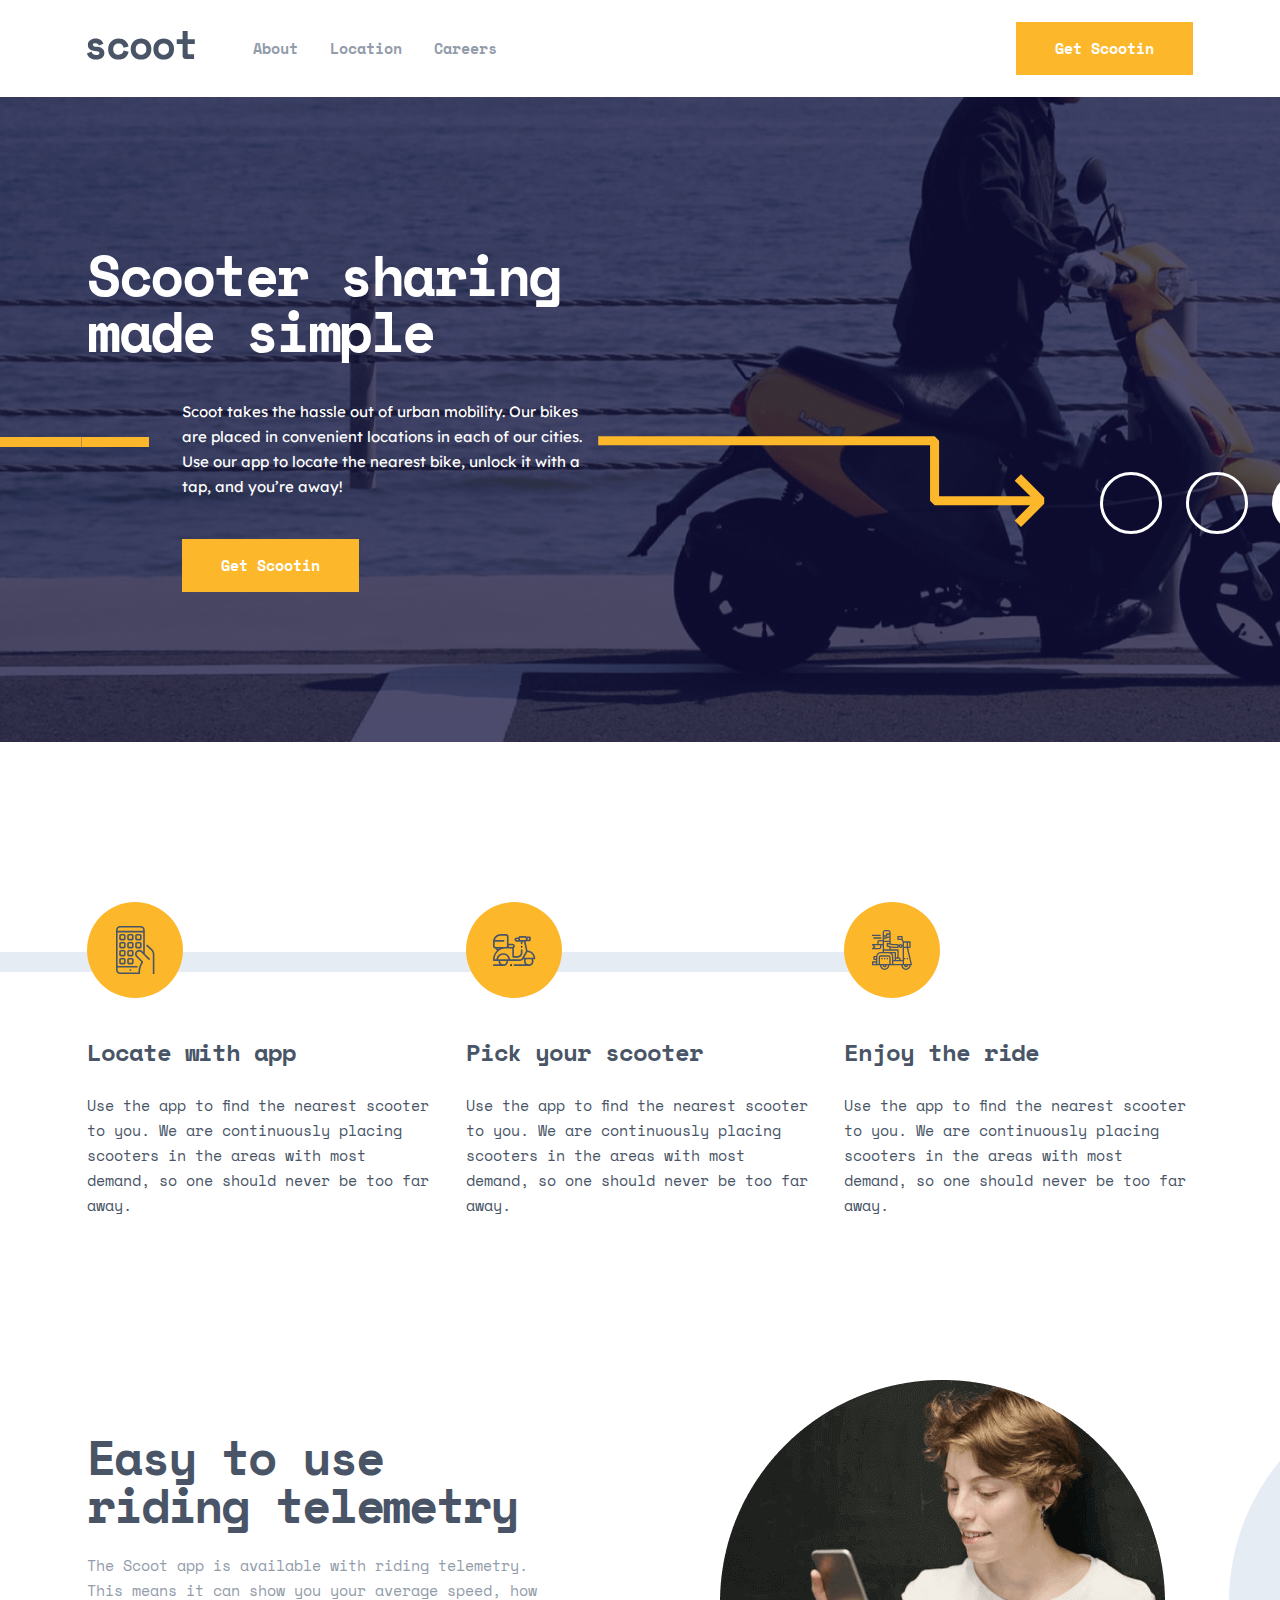
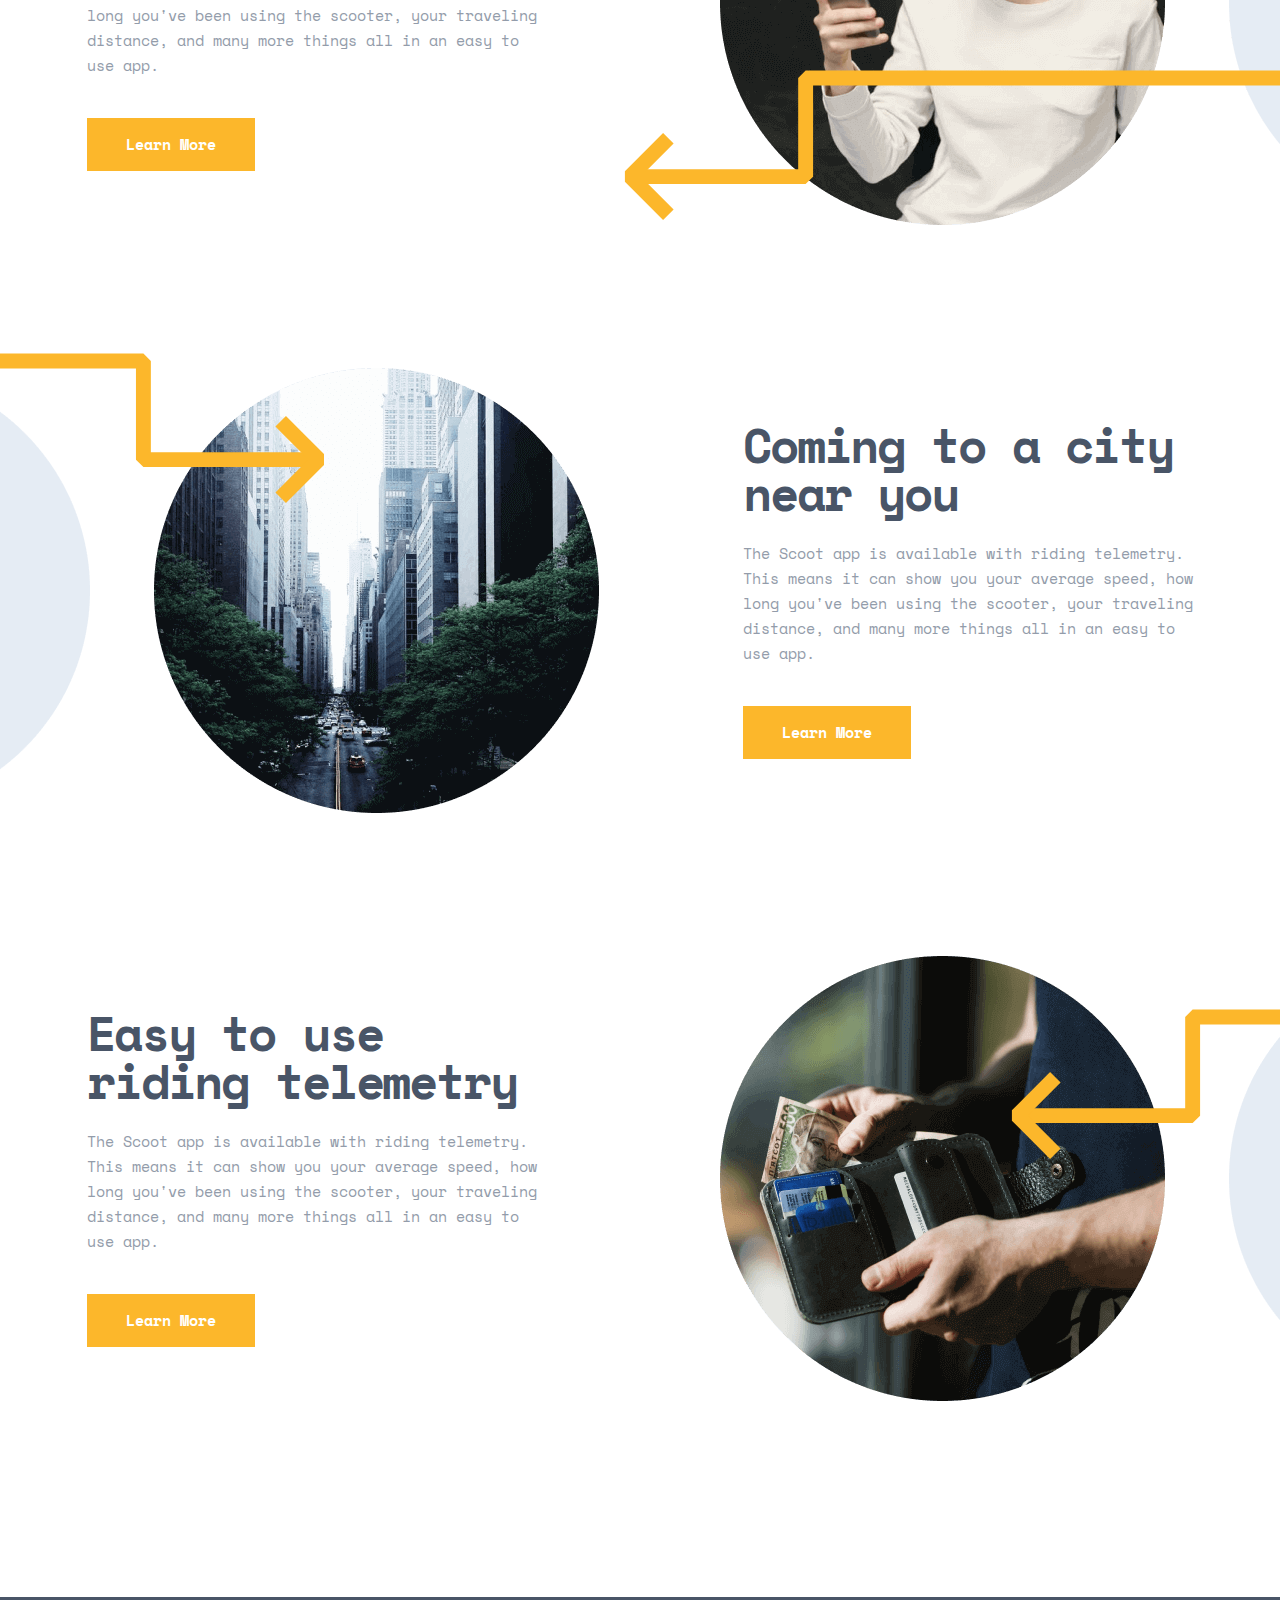
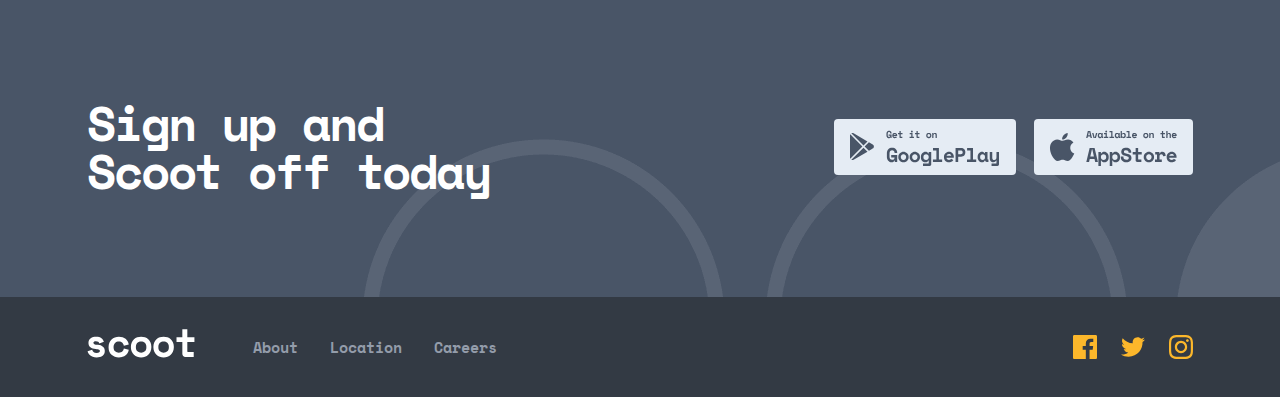
<file: index.html>
<!DOCTYPE html>
<html class="html" lang="en">

<head>
    <meta charset="UTF-8">
    <meta http-equiv="X-UA-Compatible" content="IE=edge">
    <meta name="viewport" content="width=device-width, initial-scale=1.0">
    <link rel="preconnect" href="https://fonts.gstatic.com">
    <link href="https://fonts.googleapis.com/css2?family=Lexend+Deca&display=swap" rel="stylesheet">
    <link rel="stylesheet" href="css/normalize.min.css">
    <link rel="stylesheet" href="css/all.css">
    <link rel="stylesheet" href="css/homepage.css">
    <title>Scoot</title>
</head>

<body class="site-body">
    <header class="site-header">
        <div class="container site-header__container">
            <a class="site-header__logo logo" href="#">
                <img src="images/scoot-logo-dark.svg" alt="scart logo" width="108" height="29">
            </a>
            <nav class="site-nav">
                <ul class="site-nav__list list site-nav__list-mobile">
                    <li class="site-nav__item site-nav__item-mobile"><a class="site-nav__link" href="about.html">About</a></li>
                    <li class="site-nav__item site-nav__item-mobile"><a class="site-nav__link" href="location.html">Location</a></li>
                    <li class="site-nav__item site-nav__item-mobile"><a class="site-nav__link" href="careers.html">Careers</a></li>
                </ul>
            </nav>
            <a class="btn-orange scootin-btn" href="#">Get Scootin</a>
            <button class="burger-btn"></button>
        </div>
    </header>
    <main class="site-main">


        <div class="hero">
            <div class="container hero__container">
                <h1 class="hero__title">
                    Scooter sharing made simple
                </h1>
                <p class="hero__text">Scoot takes the hassle out of urban mobility. Our bikes are placed in convenient
                    locations in each of our cities. Use our app to locate the nearest bike, unlock it with a tap, and
                    you’re away!</p>
                <a class="btn btn-orange hero-btn" href="#">Get Scootin</a>
            </div>
        </div>


        <div class="services">
            <div class="container services__container">
                <h2 class="visually-hidden">Services title</h2>
                <ul class="services__list list">
                    <li class="services__item">
                        <h3 class="services__item-title">Locate with app</h3>
                        <p class="services__text">Use the app to find the nearest scooter to you. We are continuously
                            placing scooters in the areas with most demand, so one should never be too far away. </p>
                    </li>
                    <li class="services__item services__item-biker">
                        <h3 class="services__item-title">Pick your scooter</h3>
                        <p class="services__text">Use the app to find the nearest scooter to you. We are continuously
                            placing scooters in the areas with most demand, so one should never be too far away. </p>
                    </li>
                    <li class="services__item services__item-fast-biker">
                        <h3 class="services__item-title">Enjoy the ride</h3>
                        <p class="services__text">Use the app to find the nearest scooter to you. We are continuously
                            placing scooters in the areas with most demand, so one should never be too far away. </p>
                    </li>
                </ul>
            </div>
        </div>

        <div class="using">
            <div class="container using__container">
                <div class="fluid-card">
                    <section class="fluid-card__content">
                        <h2 class="fluid-card__title">
                            Easy to use
                            riding telemetry
                        </h2>
                        <p class="fluid-card__text">
                            The Scoot app is available with riding telemetry. This means it can show you your average
                            speed, how long you've been using the scooter, your traveling distance, and many more things
                            all in an easy to use app.
                        </p>
                        <a class="btn btn-orange" href="#">Learn More</a>
                    </section>
                </div>
                <div class="fluid-card coming">
                    <section class="fluid-card__content">
                        <h2 class="fluid-card__title">
                            Coming to a city near you
                        </h2>
                        <p class="fluid-card__text">
                            The Scoot app is available with riding telemetry. This means it can show you your average
                            speed, how long you've been using the scooter, your traveling distance, and many more things
                            all in an easy to use app.
                        </p>
                        <a class="btn btn-orange" href="#">Learn More</a>
                    </section>
                </div>
                <div class="fluid-card zero">
                    <section class="fluid-card__content">
                        <h2 class="fluid-card__title">
                            Easy to use
                            riding telemetry
                        </h2>
                        <p class="fluid-card__text">
                            The Scoot app is available with riding telemetry. This means it can show you your average
                            speed, how long you've been using the scooter, your traveling distance, and many more things
                            all in an easy to use app.
                        </p>
                        <a class="btn btn-orange" href="#">Learn More</a>
                    </section>
                </div>
            </div>
        </div>
    </main>
    <footer class="site-footer">
        <div class="footer-top">
            <div class="container footer-top__container">
                <h2 class="site-footer__title">Sign up and Scoot off today</h2>
                <div class="downloads">
                    <a class="play-market download" href="#"><img src="images/google-play.svg" alt="play market link"
                            width="182" height="56"></a>
                    <a class="app-store download" href="#"><img src="images/app-store.svg" alt="app store link"
                            width="159" height="56"></a>
                </div>
            </div>
        </div>
        <div class="footer-bottom">
            <div class="container footer-bottom__container">
                <a class="site-header__logo logo footer-logo" href="#">
                    <img src="images/scoot-logo-white.svg" alt="scart logo" width="108" height="29">
                </a>
                <nav class="site-nav">
                    <ul class="site-nav__list list">
                        <li class="site-nav__item"><a class="site-nav__link" href="#">About</a></li>
                        <li class="site-nav__item"><a class="site-nav__link" href="#">Location</a></li>
                        <li class="site-nav__item"><a class="site-nav__link" href="#">Careers</a></li>
                    </ul>
                </nav>
                <ul class="footer-icon list">
                    <li class="footer-icon__item"><a class="footer-icon__icon footer-icon__facebook" href="#"><img
                                class="footer-img" src="images/facebook.svg" alt="facebook"></a></li>
                    <li class="footer-icon__item"><a class="footer-icon__icon footer-icon__twitter" href="#"><img
                                class="footer-img" src="images/twitter.svg" alt="twitter"></a></li>
                    <li class="footer-icon__item"><a class="footer-icon__icon footer-icon__instagram" href="#"><img
                                class="footer-img" src="images/instagram.svg" alt="instagram"></a></li>
                </ul>
            </div>
        </div>
    </footer>
    <script src="main.js"></script>
</body>

</html>
</file>
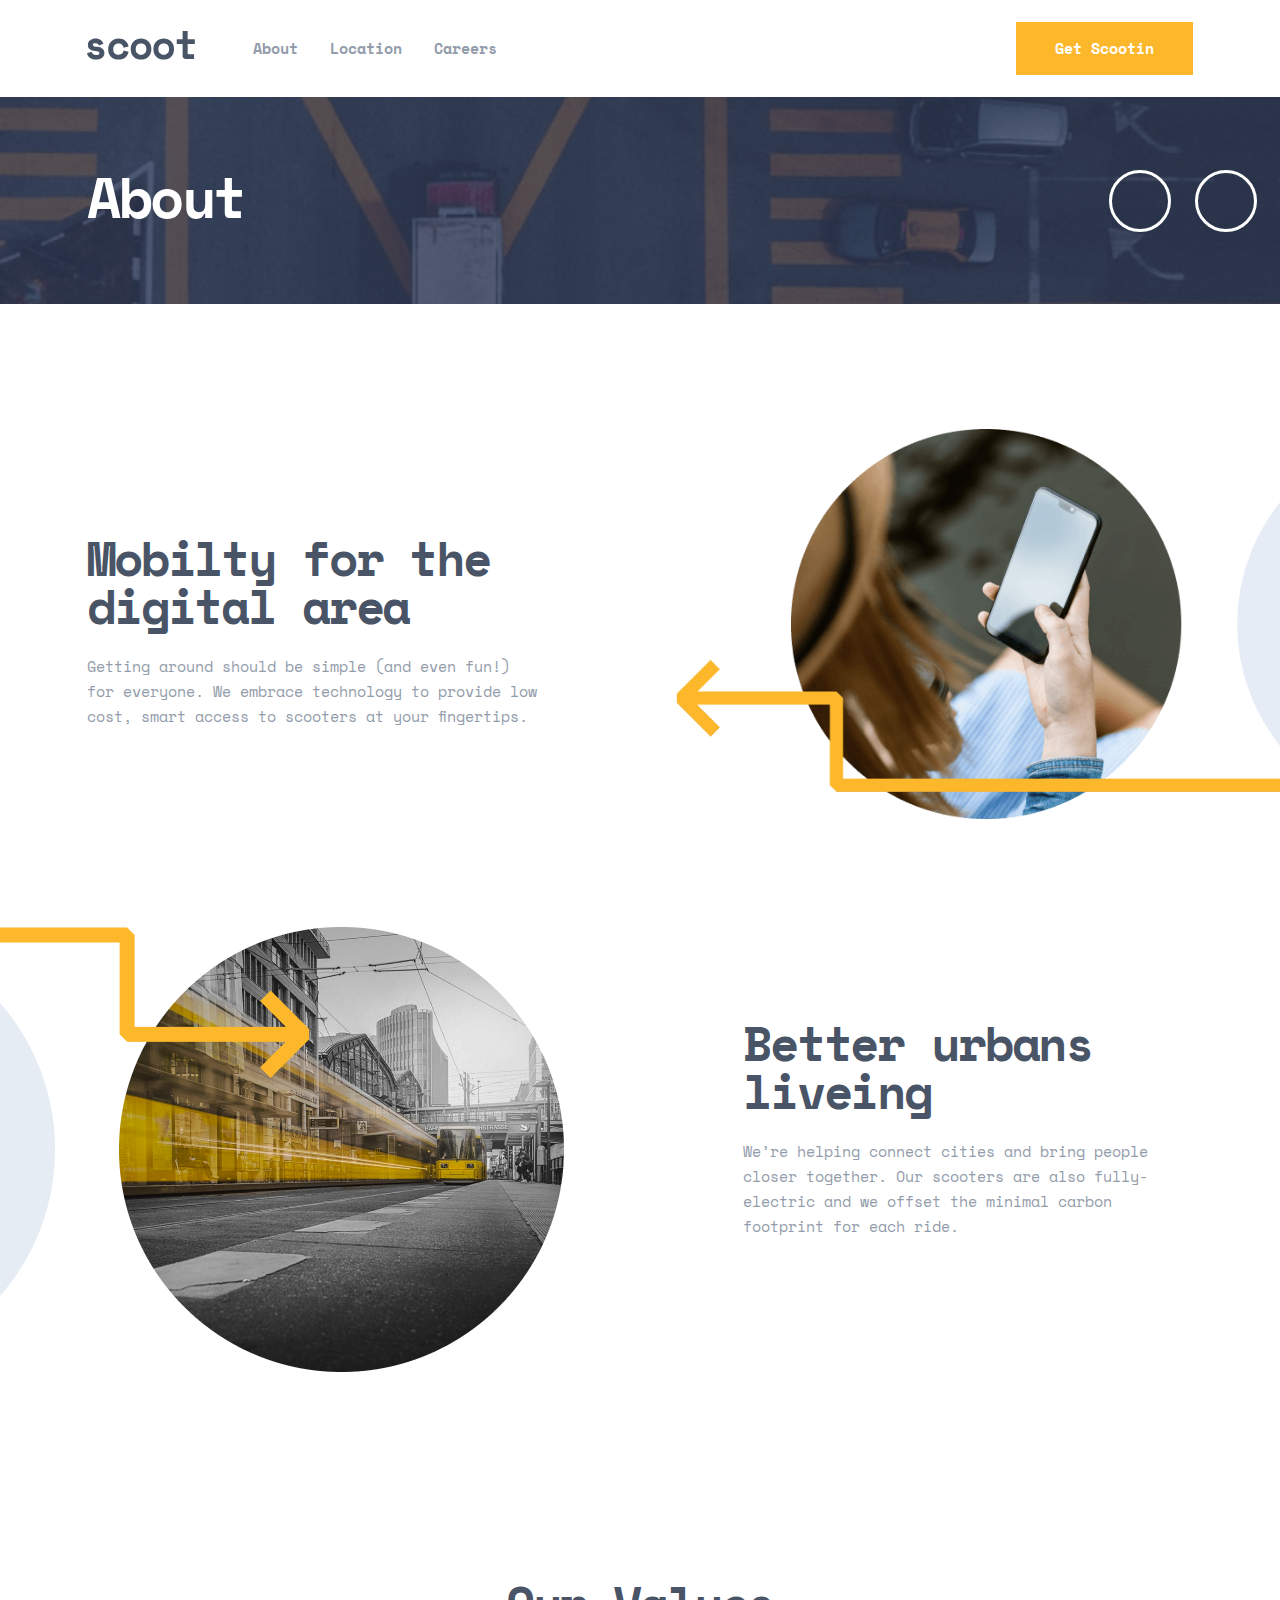
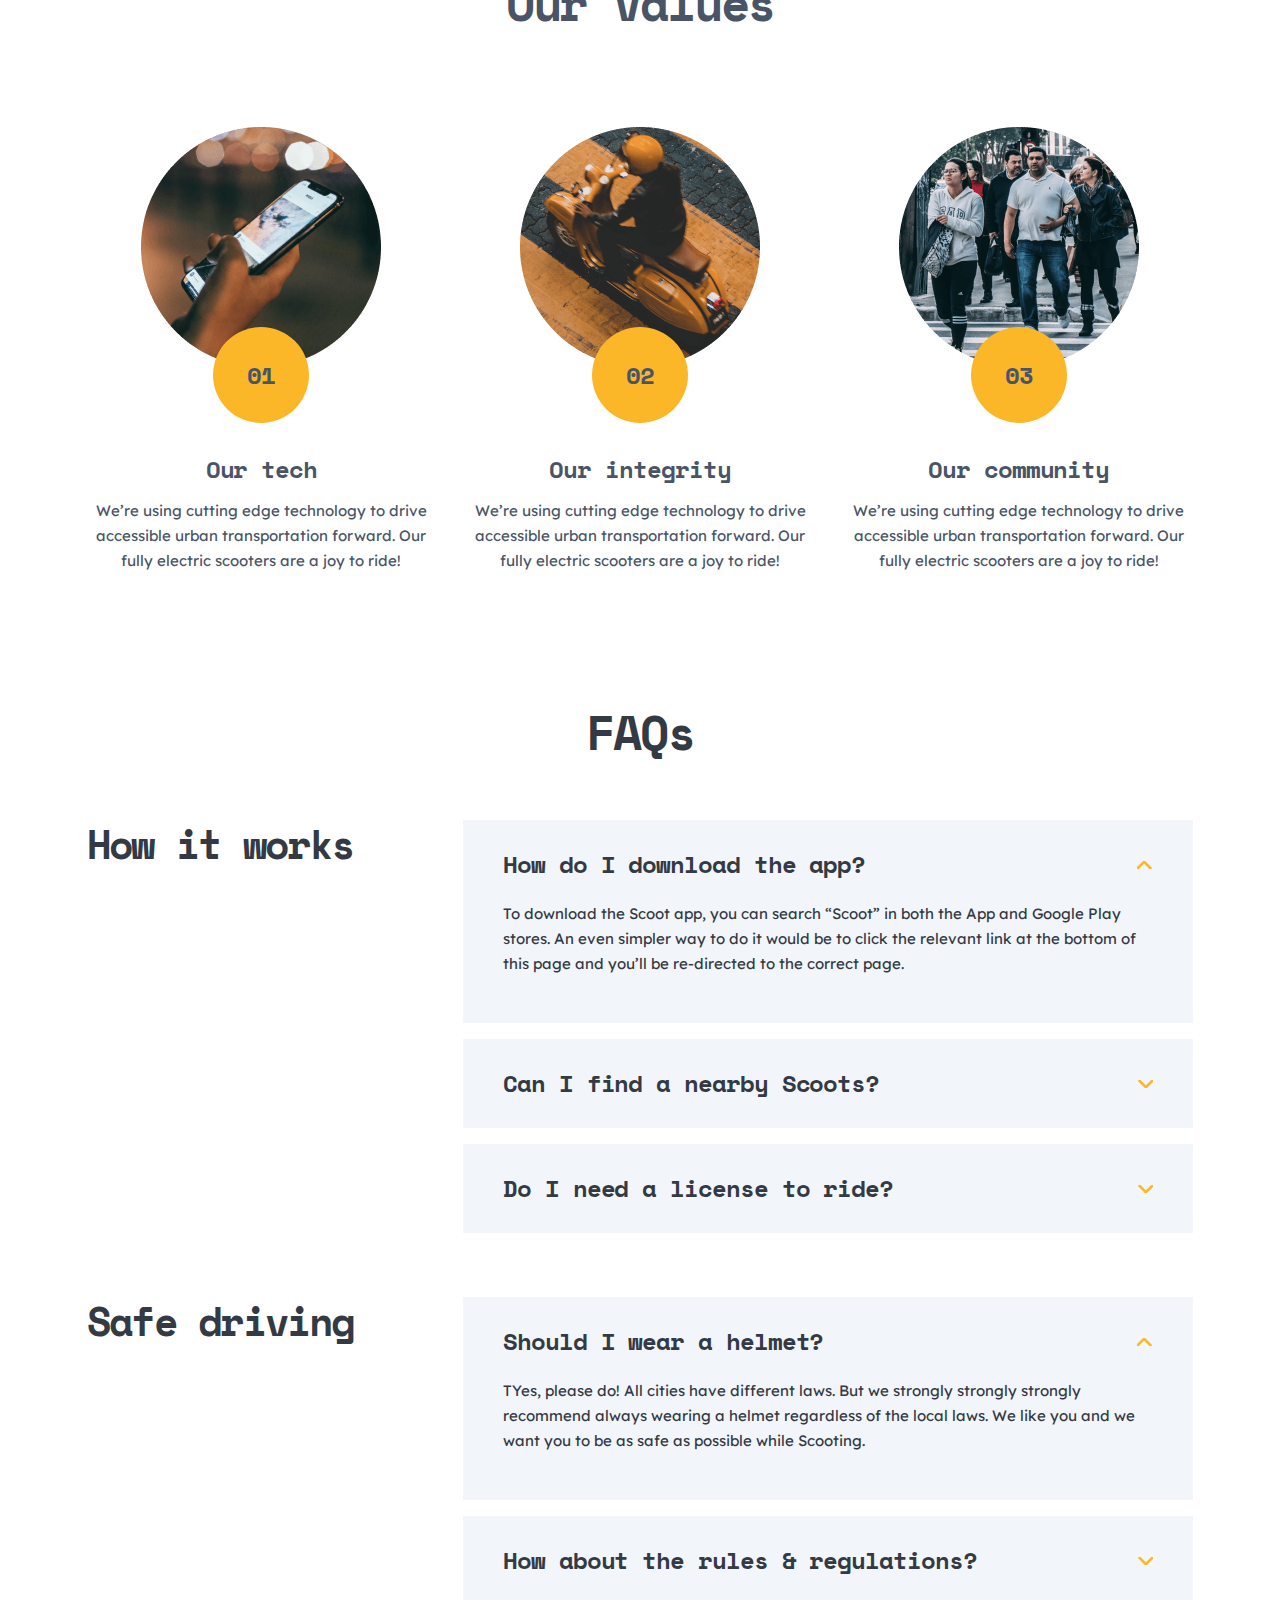
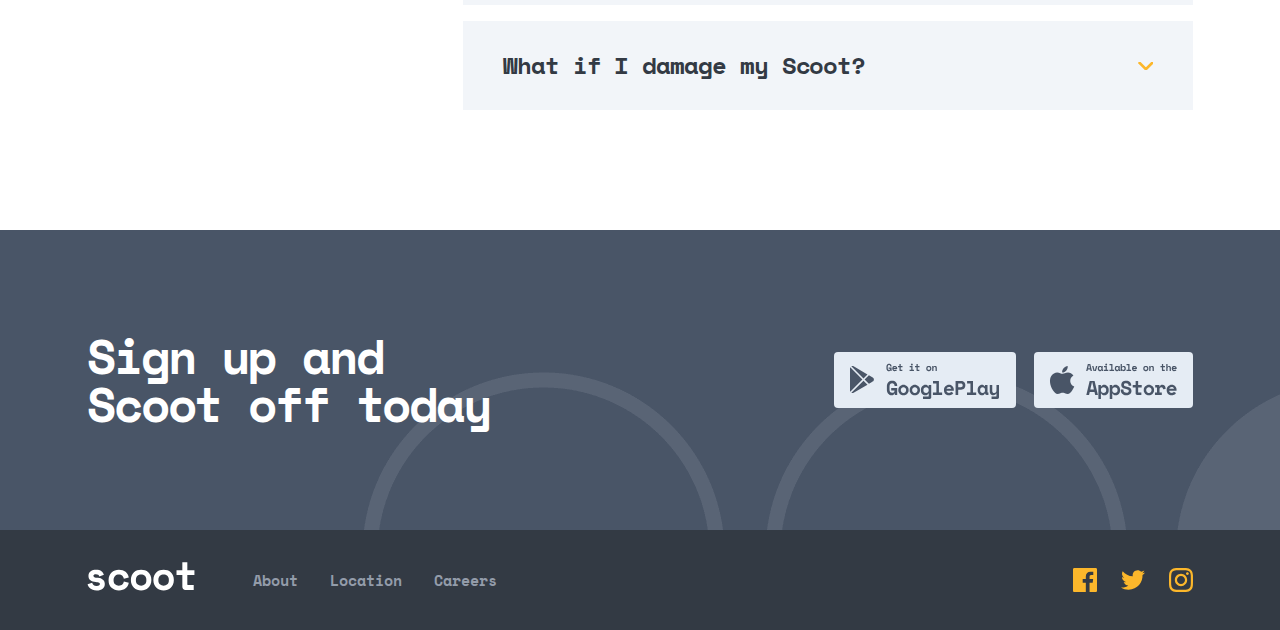
<file: about.html>
<!DOCTYPE html>
<html class="html" lang="en">

<head>
    <meta charset="UTF-8">
    <meta http-equiv="X-UA-Compatible" content="IE=edge">
    <meta name="viewport" content="width=device-width, initial-scale=1.0">
    <link rel="preconnect" href="https://fonts.gstatic.com">
    <link href="https://fonts.googleapis.com/css2?family=Lexend+Deca&display=swap" rel="stylesheet">
    <link rel="stylesheet" href="css/normalize.min.css">
    <link rel="stylesheet" href="css/all.css">
    <link rel="stylesheet" href="css/style.css">
    <title>About</title>
</head>

<body class="site-body">
    <header class="site-header">
        <div class="container site-header__container">
            <a class="site-header__logo logo" href="index.html">
                <img src="images/scoot-logo-dark.svg" alt="scart logo" width="108" height="29">
            </a>
            <nav class="site-nav">
                <ul class="site-nav__list list site-nav__list-mobile">
                    <li class="site-nav__item site-nav__item-mobile"><a class="site-nav__link" href="about.html">About</a></li>
                    <li class="site-nav__item site-nav__item-mobile"><a class="site-nav__link" href="location.html">Location</a></li>
                    <li class="site-nav__item site-nav__item-mobile"><a class="site-nav__link" href="careers.html">Careers</a></li>
                </ul>
            </nav>
            <a class="btn-orange scootin-btn" href="#">Get Scootin</a>
            <button class="burger-btn"></button>
        </div>
    </header>
    <main class="site-main about-site__main">

        <div class="location about">
            <div class="container location__container">
                <h1 class="location__title">About</h1>
            </div>
        </div>


        <div class="using">
            <div class="container using__container">
                <div class="fluid-card">
                    <section class="fluid-card__content">
                        <h2 class="fluid-card__title">
                            Mobilty for the digital area
                        </h2>
                        <p class="fluid-card__text">
                            Getting around should be simple (and even fun!) for everyone. We embrace technology to
                            provide low cost, smart access to scooters at your fingertips.
                        </p>
                    </section>
                </div>
                <div class="fluid-card coming">
                    <section class="fluid-card__content">
                        <h2 class="fluid-card__title">
                            Better urbans liveing
                        </h2>
                        <p class="fluid-card__text">
                            We’re helping connect cities and bring people closer together. Our scooters are also
                            fully-electric and we offset the minimal carbon footprint for each ride.
                        </p>
                    </section>
                </div>
            </div>
        </div>


        <div class="value">
            <div class="container value__container">
                <h2 class="fluid-card__title value__title">Our Values</h2>

                <ul class="value__list list">
                    <li class="value__item">
                        <span class="value__item-number">01</span>
                        <h3 class="value__item-title">Our tech</h3>
                        <p class="value__itemm-text">We’re using cutting edge technology to drive accessible urban
                            transportation forward. Our fully electric scooters are a joy to ride!</p>
                    </li>
                    <li class="value__item integrity">
                        <span class="value__item-number">02</span>
                        <h3 class="value__item-title">Our integrity</h3>
                        <p class="value__itemm-text">We’re using cutting edge technology to drive accessible urban
                            transportation forward. Our fully electric scooters are a joy to ride!</p>
                    </li>
                    <li class="value__item community">
                        <span class="value__item-number ">03</span>
                        <h3 class="value__item-title">Our community</h3>
                        <p class="value__itemm-text">We’re using cutting edge technology to drive accessible urban
                            transportation forward. Our fully electric scooters are a joy to ride!</p>
                    </li>
                </ul>
            </div>
        </div>

        <div class="faqs">
            <div class="container faqs__container">
                <h2 class="faqs__title">FAQs</h2>

                <section class="works">
                    <h3 class="works__title">How it works</h3>
                    <ul class="works__list list">
                        <li class="works__item">
                            <h4 class="works__item-title title-mb">How do I download the app?</h4>
                            <p class="works__item-text">To download the Scoot app, you can search “Scoot” in both the
                                App and Google Play stores. An even simpler way to do it would be to click the relevant
                                link at the bottom of this page and you’ll be re-directed to the correct page.</p>
                        </li>
                        <li class="works__item">
                            <h4 class="works__item-title">Can I find a nearby Scoots?</h4>
                        </li>
                        <li class="works__item">
                            <h4 class="works__item-title">Do I need a license to ride?</h4>
                        </li>
                    </ul>
                </section>
                <section class="works">
                    <h3 class="works__title">Safe driving</h3>
                    <ul class="works__list list">
                        <li class="works__item">
                            <h4 class="works__item-title title-mb">Should I wear a helmet?</h4>
                            <p class="works__item-text">TYes, please do! All cities have different laws. But we strongly
                                strongly strongly recommend always wearing a helmet regardless of the local laws. We
                                like you and we want you to be as safe as possible while Scooting.</p>
                        </li>
                        <li class="works__item">
                            <h4 class="works__item-title">How about the rules & regulations?</h4>
                        </li>
                        <li class="works__item">
                            <h4 class="works__item-title">What if I damage my Scoot?</h4>
                        </li>
                    </ul>
                </section>
            </div>
        </div>
    </main>
    <footer class="site-footer about-footer">
        <div class="footer-top">
            <div class="container footer-top__container">
                <h2 class="site-footer__title">Sign up and Scoot off today</h2>
                <div class="downloads">
                    <a class="play-market download" href="#"><img src="images/google-play.svg" alt="play market link"
                            width="182" height="56"></a>
                    <a class="app-store download" href="#"><img src="images/app-store.svg" alt="app store link"
                            width="159" height="56"></a>
                </div>
            </div>
        </div>
        <div class="footer-bottom">
            <div class="container footer-bottom__container">
                <a class="site-header__logo footer-logo logo" href="#">
                    <img src="images/scoot-logo-white.svg" alt="scart logo" width="108" height="29">
                </a>
                <nav class="site-nav">
                    <ul class="site-nav__list list">
                        <li class="site-nav__item"><a class="site-nav__link" href="about.html">About</a></li>
                        <li class="site-nav__item"><a class="site-nav__link" href="location.html">Location</a></li>
                        <li class="site-nav__item"><a class="site-nav__link" href="careers.html">Careers</a></li>
                    </ul>
                </nav>
                <ul class="footer-icon list">
                    <li class="footer-icon__item"><a class="footer-icon__icon footer-icon__facebook" href="#"><img
                                class="footer-img" src="images/facebook.svg" alt="facebook"></a></li>
                    <li class="footer-icon__item"><a class="footer-icon__icon footer-icon__twitter" href="#"><img
                                class="footer-img" src="images/twitter.svg" alt="twitter"></a></li>
                    <li class="footer-icon__item"><a class="footer-icon__icon footer-icon__instagram" href="#"><img
                                class="footer-img" src="images/instagram.svg" alt="instagram"></a></li>
                </ul>
            </div>
        </div>
    </footer>

    <script src="main.js"></script>
</body>

</html>
</file>
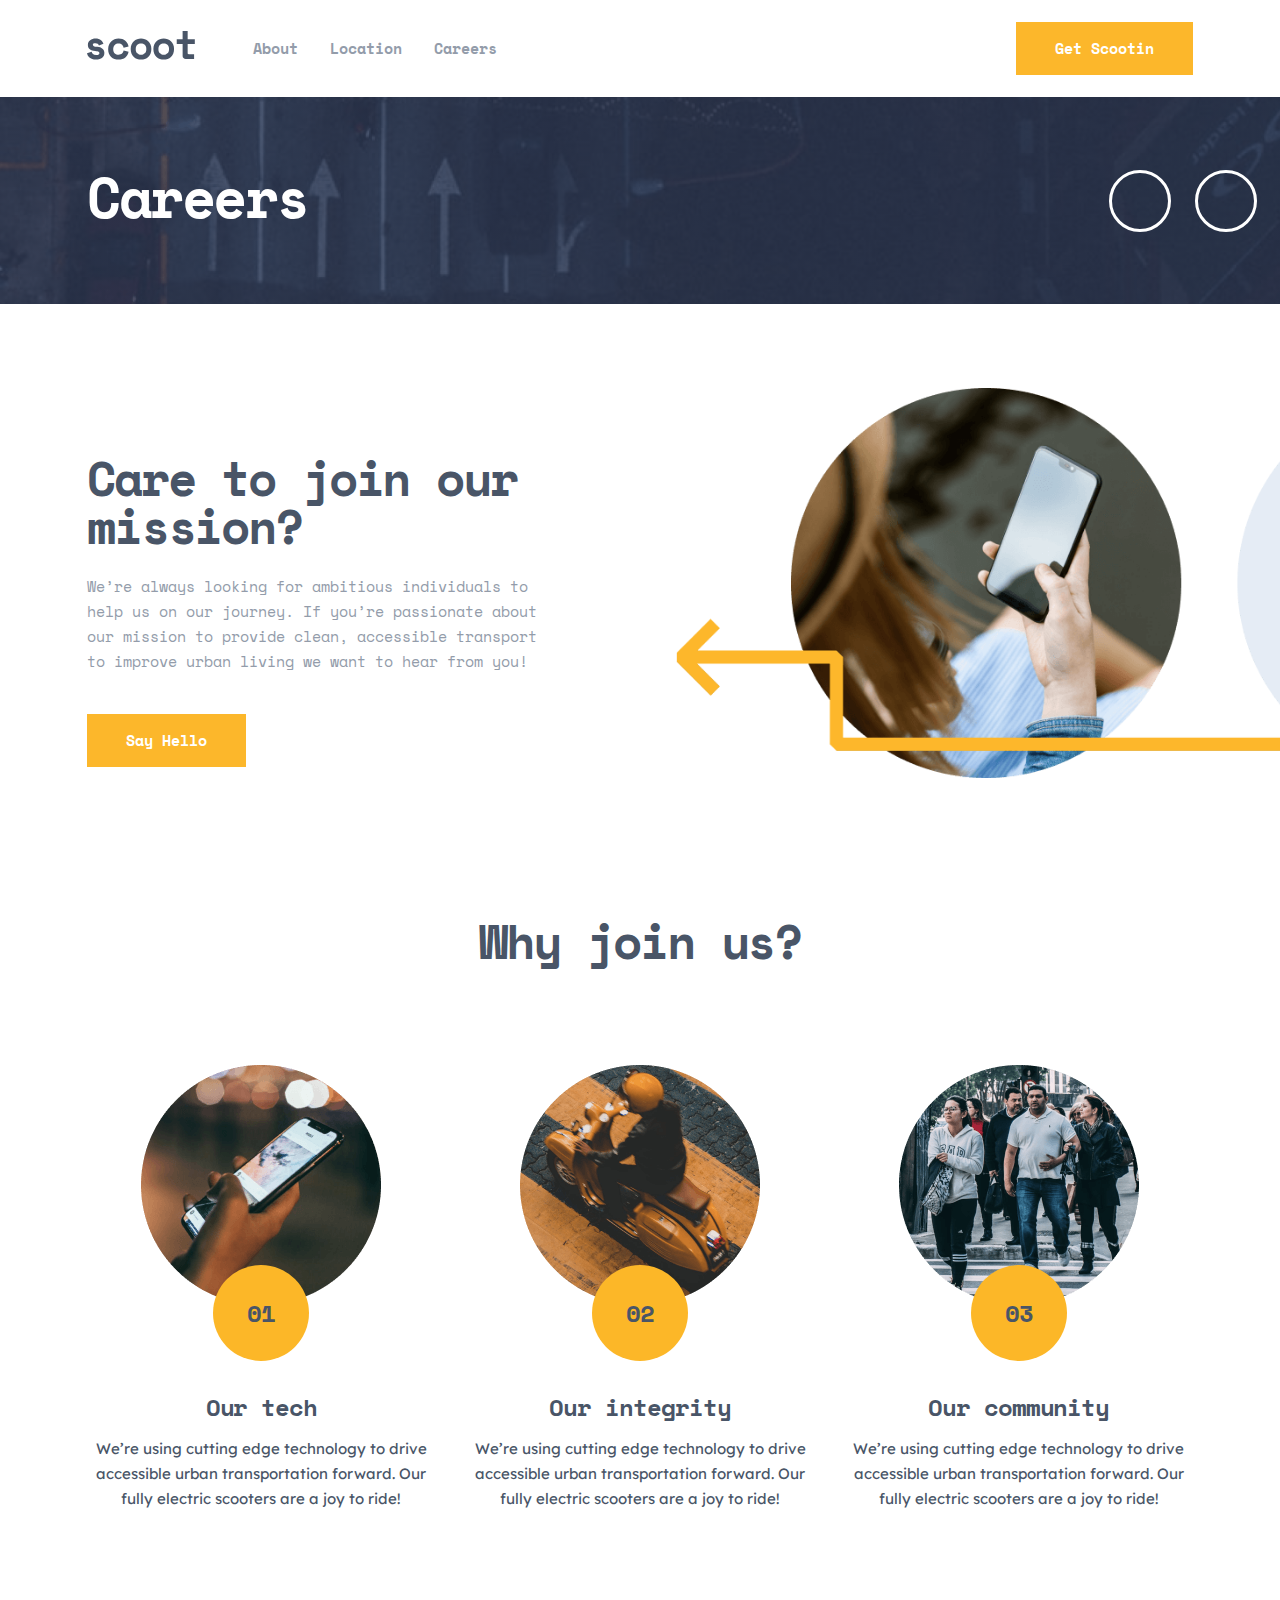
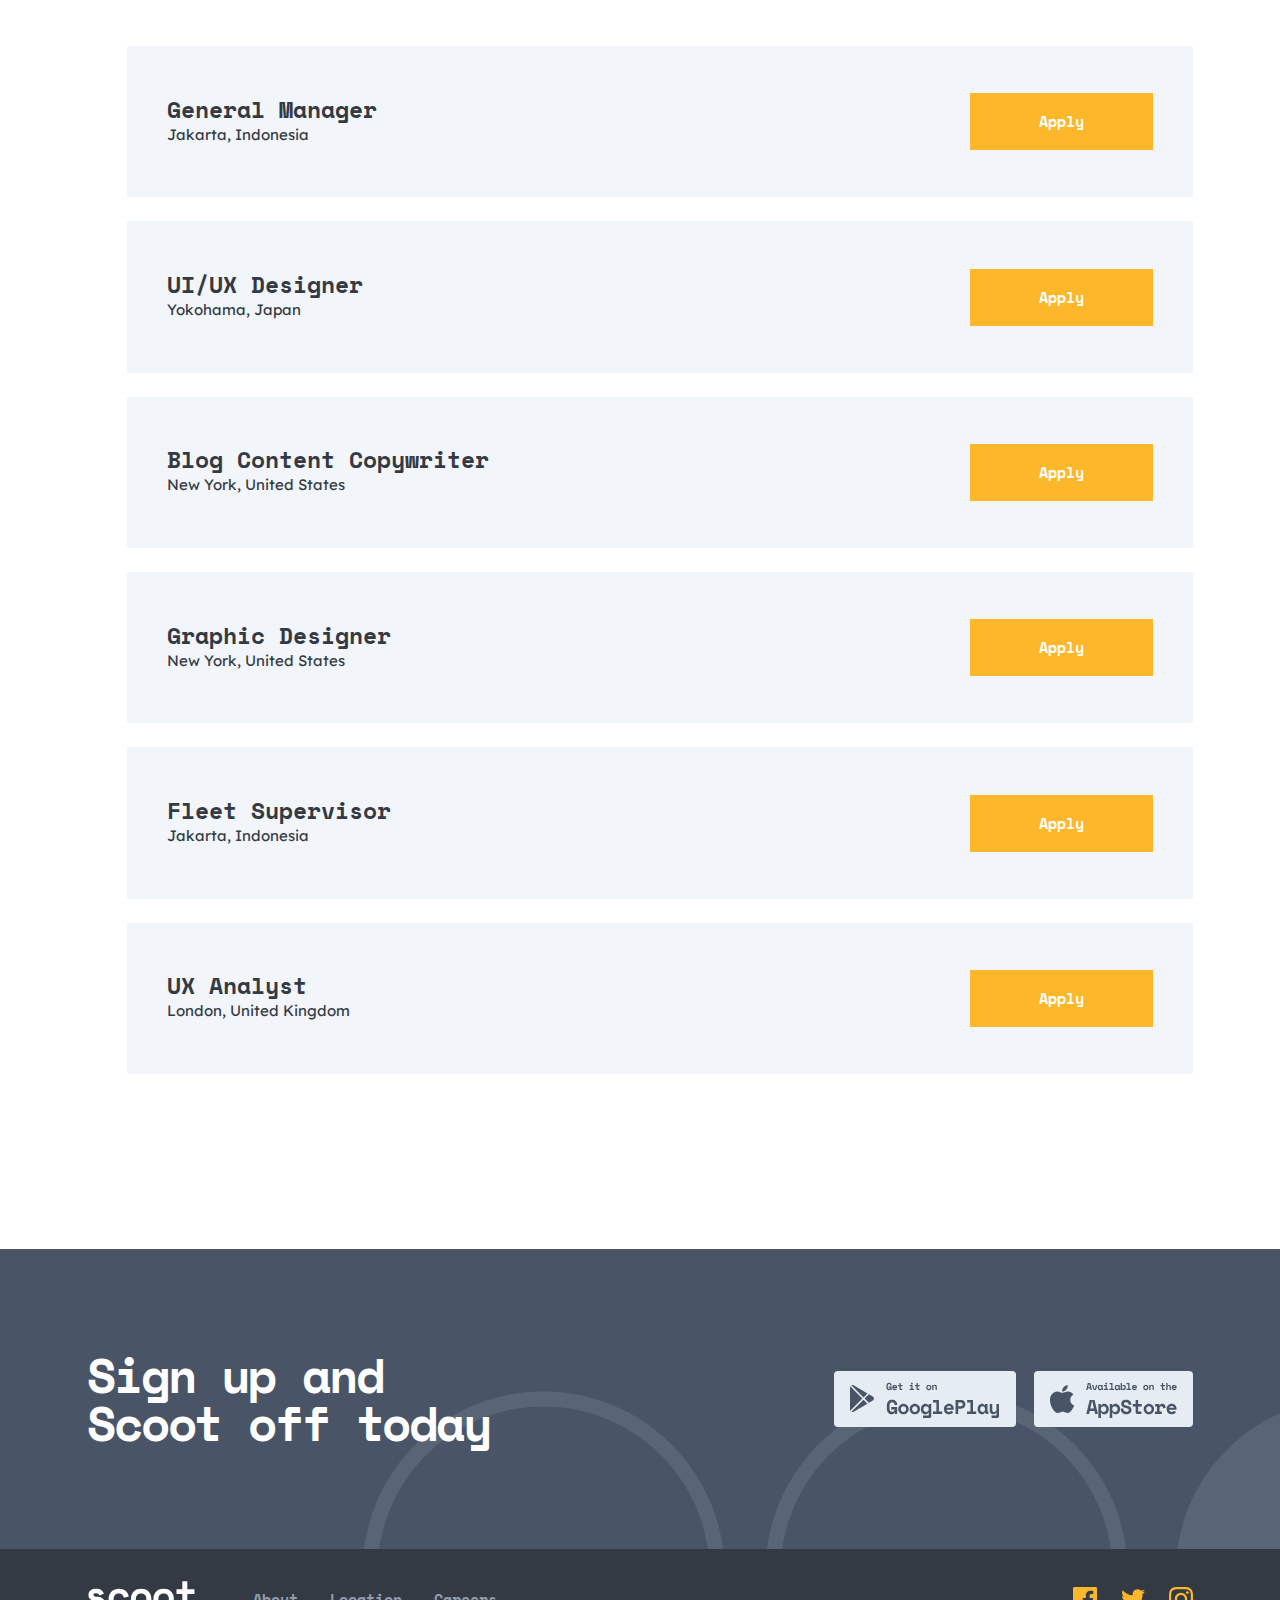
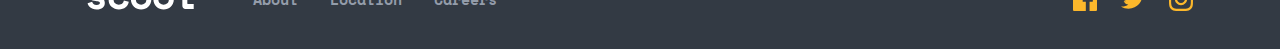
<file: careers.html>
<!DOCTYPE html>
<html class="html" lang="en">

<head>
    <meta charset="UTF-8">
    <meta http-equiv="X-UA-Compatible" content="IE=edge">
    <meta name="viewport" content="width=device-width, initial-scale=1.0">
    <link rel="preconnect" href="https://fonts.gstatic.com">
    <link href="https://fonts.googleapis.com/css2?family=Lexend+Deca&display=swap" rel="stylesheet">
    <link rel="stylesheet" href="css/normalize.min.css">
    <link rel="stylesheet" href="css/all.css">
    <link rel="stylesheet" href="css/style.css">
    <title>Careers</title>
</head>

<body class="site-body">
    <header class="site-header">
        <div class="container site-header__container">
            <a class="site-header__logo logo" href="index.html">
                <img src="images/scoot-logo-dark.svg" alt="scart logo" width="108" height="29">
            </a>
            <nav class="site-nav">
                <ul class="site-nav__list list site-nav__list-mobile">
                    <li class="site-nav__item site-nav__item-mobile"><a class="site-nav__link" href="about.html">About</a></li>
                    <li class="site-nav__item site-nav__item-mobile"><a class="site-nav__link" href="location.html">Location</a></li>
                    <li class="site-nav__item site-nav__item-mobile"><a class="site-nav__link" href="careers.html">Careers</a></li>
                </ul>
            </nav>
            <a class="btn-orange scootin-btn" href="#">Get Scootin</a>
            <button class="burger-btn"></button>
        </div>
    </header>
    <main class="site-main careers-site__main">

        <div class="location">
            <div class="container location__container">
                <h1 class="location__title">Careers</h1>
            </div>
        </div>


        <div class="using careers-using">
            <div class="container using__container">
                <div class="fluid-card care">
                    <section class="fluid-card__content">
                        <h2 class="fluid-card__title">
                            Care to join our mission?
                        </h2>
                        <p class="fluid-card__text">
                            We’re always looking for ambitious individuals to help us on our journey. If you’re
                            passionate about our mission to provide clean, accessible transport to improve urban living
                            we want to hear from you!
                        </p>
                        <a class="btn btn-orange" href="#">Say Hello</a>
                    </section>
                </div>

            </div>
        </div>


        <div class="value">
            <div class="container value__container">
                <h2 class="fluid-card__title value__title">Why join us?</h2>

                <ul class="value__list list">
                    <li class="value__item">
                        <span class="value__item-number">01</span>
                        <h3 class="value__item-title">Our tech</h3>
                        <p class="value__itemm-text">We’re using cutting edge technology to drive accessible urban
                            transportation forward. Our fully electric scooters are a joy to ride!</p>
                    </li>
                    <li class="value__item integrity">
                        <span class="value__item-number">02</span>
                        <h3 class="value__item-title">Our integrity</h3>
                        <p class="value__itemm-text">We’re using cutting edge technology to drive accessible urban
                            transportation forward. Our fully electric scooters are a joy to ride!</p>
                    </li>
                    <li class="value__item community">
                        <span class="value__item-number ">03</span>
                        <h3 class="value__item-title">Our community</h3>
                        <p class="value__itemm-text">We’re using cutting edge technology to drive accessible urban
                            transportation forward. Our fully electric scooters are a joy to ride!</p>
                    </li>
                </ul>
            </div>
        </div>

        <div class="workers">
            <div class="container">
                <ul class="workers__list">
                    <li class="workers__item">
                        <h2 class="workers__item-title">General Manager
                            <span class="adress-workers">Jakarta, Indonesia</span>
                        </h2>
                        <a class="btn btn-orange apply-btn" href="#">Apply</a>
                    </li>
                    <li class="workers__item">
                        <h2 class="workers__item-title">UI/UX Designer
                            <span class="adress-workers">Yokohama, Japan</span>
                        </h2>
                        <a class="btn btn-orange apply-btn" href="#">Apply</a>
                    </li>
                    <li class="workers__item">
                        <h2 class="workers__item-title">Blog Content Copywriter
                            <span class="adress-workers">New York, United States</span>
                        </h2>
                        <a class="btn btn-orange apply-btn" href="#">Apply</a>
                    </li>
                    <li class="workers__item">
                        <h2 class="workers__item-title">Graphic Designer
                            <span class="adress-workers">New York, United States</span>
                        </h2>
                        <a class="btn btn-orange apply-btn" href="#">Apply</a>
                    </li>
                    <li class="workers__item">
                        <h2 class="workers__item-title">Fleet Supervisor
                            <span class="adress-workers">Jakarta, Indonesia</span>
                        </h2>
                        <a class="btn btn-orange apply-btn" href="#">Apply</a>
                    </li>
                    <li class="workers__item">
                        <h2 class="workers__item-title">UX Analyst
                            <span class="adress-workers">London, United Kingdom</span>
                        </h2>
                        <a class="btn btn-orange apply-btn" href="#">Apply</a>
                    </li>
                </ul>
            </div>
        </div>

    </main>
    <footer class="site-footer">
        <div class="footer-top">
            <div class="container footer-top__container">
                <h2 class="site-footer__title">Sign up and Scoot off today</h2>
                <div class="downloads">
                    <a class="play-market download" href="#"><img src="images/google-play.svg" alt="play market link"
                            width="182" height="56"></a>
                    <a class="app-store download" href="#"><img src="images/app-store.svg" alt="app store link"
                            width="159" height="56"></a>
                </div>
            </div>
        </div>
        <div class="footer-bottom">
            <div class="container footer-bottom__container">
                <a class="site-header__logo footer-logo logo" href="#">
                    <img src="images/scoot-logo-white.svg" alt="scart logo" width="108" height="29">
                </a>
                <nav class="site-nav">
                    <ul class="site-nav__list list">
                        <li class="site-nav__item"><a class="site-nav__link" href="about.html">About</a></li>
                        <li class="site-nav__item"><a class="site-nav__link" href="location.html">Location</a></li>
                        <li class="site-nav__item"><a class="site-nav__link" href="careers.html">Careers</a></li>
                    </ul>
                </nav>
                <ul class="footer-icon list">
                    <li class="footer-icon__item"><a class="footer-icon__icon footer-icon__facebook" href="#"><img
                                class="footer-img" src="images/facebook.svg" alt="facebook"></a></li>
                    <li class="footer-icon__item"><a class="footer-icon__icon footer-icon__twitter" href="#"><img
                                class="footer-img" src="images/twitter.svg" alt="twitter"></a></li>
                    <li class="footer-icon__item"><a class="footer-icon__icon footer-icon__instagram" href="#"><img
                                class="footer-img" src="images/instagram.svg" alt="instagram"></a></li>
                </ul>
            </div>
        </div>
    </footer>

    <script src="main.js"></script>
</body>

</html>
</file>
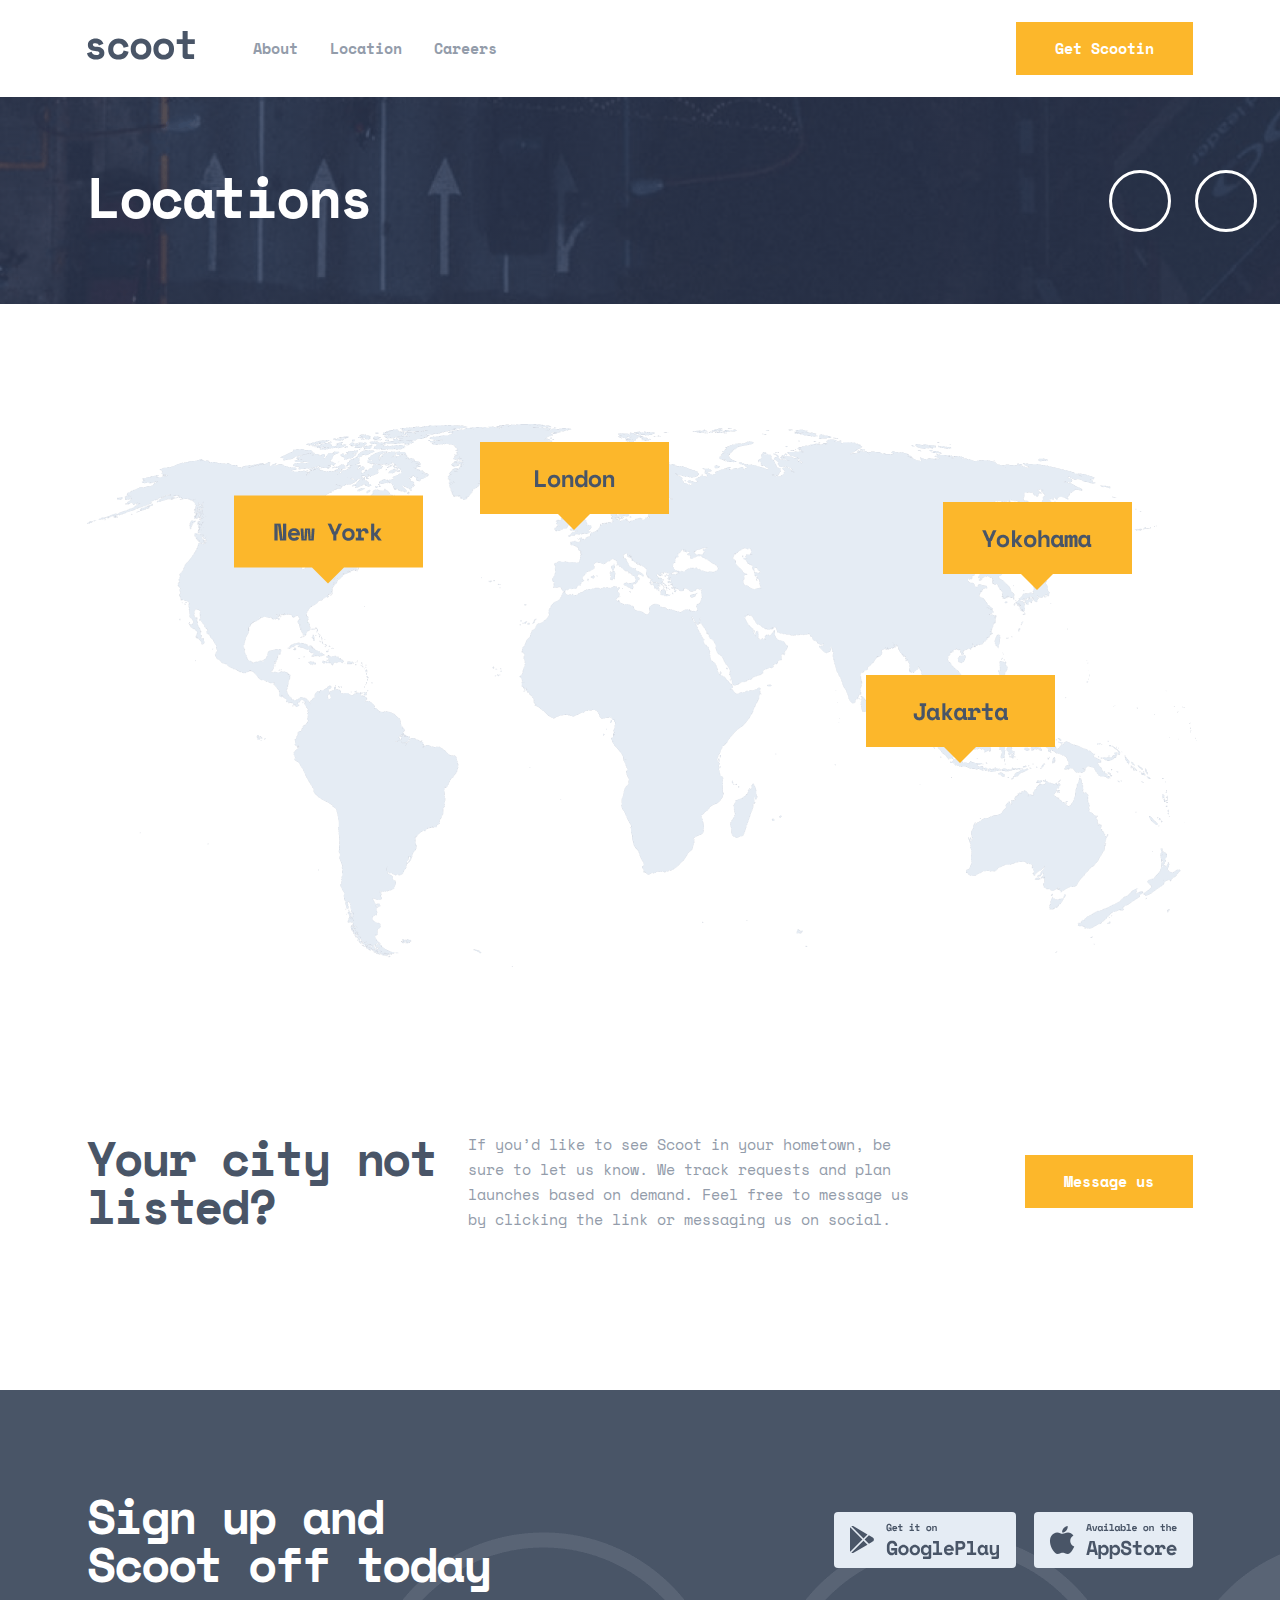
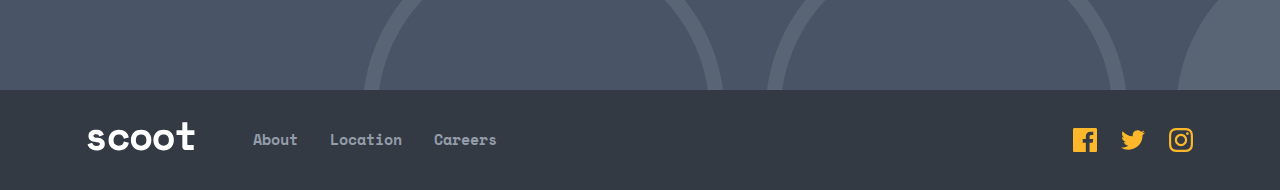
<file: location.html>
<!DOCTYPE html>
<html class="html" lang="en">

<head>
    <meta charset="UTF-8">
    <meta http-equiv="X-UA-Compatible" content="IE=edge">
    <meta name="viewport" content="width=device-width, initial-scale=1.0">
    <link rel="preconnect" href="https://fonts.gstatic.com">
    <link href="https://fonts.googleapis.com/css2?family=Lexend+Deca&display=swap" rel="stylesheet">
    <link rel="stylesheet" href="css/normalize.min.css">
    <link rel="stylesheet" href="css/all.css">
    <link rel="stylesheet" href="css/style.css">
    <title>location</title>
</head>

<body class="site-body">
    <header class="site-header">
        <div class="container site-header__container">
            <a class="site-header__logo logo" href="index.html">
                <img src="images/scoot-logo-dark.svg" alt="scart logo" width="108" height="29">
            </a>
            <nav class="site-nav">
                <ul class="site-nav__list list site-nav__list-mobile">
                    <li class="site-nav__item site-nav__item-mobile"><a class="site-nav__link" href="about.html">About</a></li>
                    <li class="site-nav__item site-nav__item-mobile"><a class="site-nav__link" href="location.html">Location</a></li>
                    <li class="site-nav__item site-nav__item-mobile"><a class="site-nav__link" href="careers.html">Careers</a></li>
                </ul>
            </nav>
            <a class="btn-orange scootin-btn" href="#">Get Scootin</a>
            <button class="burger-btn"></button>
        </div>
    </header>
    <main class="site-main">
        <div class="location">
            <div class="container location__container">
                <h1 class="location__title">Locations</h1>
            </div>
        </div>
        <div class="map">
            <div class="container map__container">
                <a href="https://www.google.com/maps/d/u/0/viewer?msa=0&mid=1KUWpAJRMOgiDJu729AT9BgBeIUI&ll=41.31235512450395%2C69.269813&z=15">
                    <img class="map-img" src="images/map.png" alt="map" width="1110" height="543">
                </a>
            </div>
        </div>
        <div class="advice">
            <div class="container advice__container">
                <h2 class="advice__title">Your city not listed?</h2>
                <p class="advice__text">If you’d like to see Scoot in your hometown, be sure to let us know. We track
                    requests and plan launches based on demand. Feel free to message us by clicking the link or
                    messaging us on social.</p>
                <a class="btn btn-orange" href="#">Message us</a>
            </div>
        </div>
    </main>
    <footer class="site-footer">
        <div class="footer-top">
            <div class="container footer-top__container">
                <h3 class="site-footer__title">Sign up and Scoot off today</h3>
                <div class="downloads">
                    <a class="play-market download" href="#"><img src="images/google-play.svg" alt="play market link"
                            width="182" height="56"></a>
                    <a class="app-store download" href="#"><img src="images/app-store.svg" alt="app store link"
                            width="159" height="56"></a>
                </div>
            </div>
        </div>
        <div class="footer-bottom">
            <div class="container footer-bottom__container">
                <a class="site-header__logo footer-logo logo" href="#">
                    <img src="images/scoot-logo-white.svg" alt="scart logo" width="108" height="29">
                </a>
                <nav class="site-nav">
                    <ul class="site-nav__list list">
                        <li class="site-nav__item"><a class="site-nav__link" href="about.html">About</a></li>
                        <li class="site-nav__item"><a class="site-nav__link" href="location.html">Location</a></li>
                        <li class="site-nav__item"><a class="site-nav__link" href="careers.html">Careers</a></li>
                    </ul>
                </nav>
                <ul class="footer-icon list">
                    <li class="footer-icon__item"><a class="footer-icon__icon footer-icon__facebook" href="#"><img
                                class="footer-img" src="images/facebook.svg" alt="facebook"></a></li>
                    <li class="footer-icon__item"><a class="footer-icon__icon footer-icon__twitter" href="#"><img
                                class="footer-img" src="images/twitter.svg" alt="twitter"></a></li>
                    <li class="footer-icon__item"><a class="footer-icon__icon footer-icon__instagram" href="#"><img
                                class="footer-img" src="images/instagram.svg" alt="instagram"></a></li>
                </ul>
            </div>
        </div>
    </footer>

    <script src="main.js"></script>
</body>

</html>
</file>
<file: css/all.css>
:root {
    --orange-color: #FCB72B;
    --text-color: #fff;
    --bg-footer: #333A44;
}

/*WEB FONTS RELATED*/

@font-face {
    font-family: "Space Mono";
    font-style: normal;
    font-weight: 400;
    src: url("../fonts/space-mono-v6-latin-regular.woff2") format("woff2"), /* Chrome 26+, Opera 23+, Firefox 39+ */
    url("../fonts/space-mono-v6-latin-regular.woff") format("woff");
    /* Chrome 6+, Firefox 3.6+, IE 9+, Safari 5.1+ */
}

/* space-mono-700 - latin */

@font-face {
    font-family: "Space Mono";
    font-style: normal;
    font-weight: 700;
    src: url("../fonts/space-mono-v6-latin-700.woff2") format("woff2"), /* Chrome 26+, Opera 23+, Firefox 39+ */
    url("../fonts/space-mono-v6-latin-700.woff") format("woff");
    /* Chrome 6+, Firefox 3.6+, IE 9+, Safari 5.1+ */
}

@font-face {
    font-family: "Lexend Deca";
    font-style: normal;
    font-weight: 400;
    src: url("../fonts/lexend-deca-v7-latin-regular.woff2") format("woff2") url("../fonts/lexend-deca-v7-latin-regular.woff") format("woff");
}

/*GLOBAL STYLES*/

.html {
    box-sizing: border-box;
    scroll-behavior: smooth;
}

*, *::before, *::after {
    box-sizing: inherit;
}

.site-body {
    padding: 0;
    margin: 0;
    font-family: "Space Mono", "Arial", sans-serif;
    font-size: 15px;
    line-height: 25px;
    color: var(--text-color);
    background-color: #fff;
    overflow-x: hidden;
    color: #333A44;
}
.none{
    overflow-y: hidden;
}
.container {
    max-width: 1156px;
    padding-left: 25px;
    padding-right: 25px;
    margin-left: auto;
    margin-right: auto;
}
.visually-hidden {
    clip: rect(0 0 0 0);
    clip-path: inset(50%);
    height: 1px;
    overflow: hidden;
    position: absolute;
    white-space: nowrap;
    width: 1px;
  }

.logo {
    display: block;
}

.list {
    margin: 0;
    padding: 0;
    flex-wrap: wrap;
    list-style: none;
}

.btn {
    text-decoration: none;
}

.btn-orange {
    text-decoration: none;
    color: white;
    padding: 12px 37px;
    background-color: var(--orange-color);
    font-family: 'Space Mono';
    font-size: 15px;
    font-weight: 700;
    border: 2px solid transparent;
    transition: 0.3s;
    display: inline-block;
}

.btn-orange:hover {
    color: var(--orange-color);
    border: 2px solid var(--orange-color);
    background: none;
}
.hero{
    color: white;
}
/* SITE HEADER STYLES */

.site-header {
    padding: 22px 0px;
}

.site-header__container, .footer-bottom__container {
    display: flex;
    align-items: center;
}

.site-header__logo {
    margin-right: 58px;
}

.site-nav__list {
    display: flex;
    align-items: center;
    list-style: none;
}

.site-nav__item:not(:last-child) {
    margin-right: 32px;
    flex-wrap: nowrap;
}

.site-nav__link {
    font-size: 15px;
    font-weight: 700;
    text-decoration: none;
    color: #939CAA;
    transition: 0.3s;
    font-family: 'Space Mono';
}

.site-nav__link:hover {
    color: #FCB72B;
}

.scootin-btn {
    margin-left: auto;
}

/* SITE FOOTER STYLES */

.footer-top {
    background-image: url('../images/site-footer-bg.png');
    background-position: center;
    background-repeat: no-repeat;
    background-size: cover;
    padding: 102px 0px;
}

.footer-top__container {
    display: flex;
    align-items: center;
    justify-content: space-between;
}

.site-footer__title {
    font-family: 'Space Mono';
    font-size: 48px;
    font-weight: 700;
    line-height: 48px;
    letter-spacing: -2.142857074737549px;
    text-align: left;
    color: var(--text-color);
    margin: 0;
    padding: 0;
    width: 445px;
}

.downloads {
    display: flex;
}

.download {
    display: flex;
}

.play-market {
    margin-right: 18px;
}

.footer-bottom {
    padding: 32px;
    background-color: var(--bg-footer);
}

.footer-icon {
    margin-left: auto;
    display: flex;
    align-items: center;
}

.footer-icon__item:not(:last-child) {
    margin-right: 24px;
}

.footer-icon__icon {
    display: flex;
}

.footer-img:hover {
    filter: grayscale(90%);
}

.burger-btn{
    position: absolute;
    left: 5px;
    margin: auto;
    width: 100px;
    height: 100px;
    background: linear-gradient(to right, rgba(252, 183, 43, 1) 0%, rgba(252, 183, 43, 1) 100%);
    background-size: 50px 4px;
    background-position: center center;
    background-repeat: no-repeat;
    transition: 0.2s background;
    border: none;
    font-size: 0;
    padding: 0;
    outline: none;
    cursor: pointer;
    display: none;
    /* When open */
  }
  .burger-btn:before, .burger-btn:after {
    content: "";
    position: absolute;
    top: 35px;
    left: 25px;
    width: 50px;
    height: 4px;
    background:#FCB72B;
    transition: 0.2s transform;
    transform-origin: 8px 7px;
  }
  .burger-btn:after {
    top: 63px;
    transform-origin: 8px -5px;
  }
  .burger-btn.is-open {
    background-size: 0px 2px;
  }
  .burger-btn.is-open:before {
    transform: rotate(45deg);
  }
  .burger-btn.is-open:after {
    transform: rotate(-45deg);
  }
@media screen and (max-width:432px) {
    .container{
        max-width: 430px;
        padding: 0px 30px;
        margin: 0 auto;
    }
    .burger-btn{
        display: block;
    }
    .site-header__container{
        display: flex;
        align-items: center;
        justify-content: center;
    }
 .site-header__logo{
     margin: 0;
 }

    .site-nav__list-mobile{
        flex-direction: column;
        position: absolute;
        align-items: flex-start;
        justify-content: flex-start;
        background-color: #333a44;
        width: 60vw;
        height: 100vh;
        left: 0;
        z-index: 99;
        padding-top: 65px;
        padding-left: 32px;
        margin-top: 40px;
        position: fixed;
        transform: translateX(-300px);
        transition: 1s ease;
    }

    .site-nav__item-mobile{
        margin-right: 0px;
        margin-bottom: 24px;
    }
    .site-nav__link{
        margin: 0;
        color: white;
    }
   .scootin-btn{
       position: absolute;
       top: 80%;
       z-index: 99;
       left: 32px;
       transform: translateX(-300px);
   }
   .active{
    transform: translateX(0px);
    transition: 1s ease;
}
.footer-top{
 
    flex-direction: column;
    padding-bottom: 88px;
}
.site-footer__title{
    font-size: 32px;
    text-align: center;
    width: 90%;
    margin: 0 auto;
    margin-bottom: 40px;
}
.footer-bottom__container{
flex-direction: column;
padding-top: 64px;
padding-bottom: 88px;
}
.footer-logo{
    margin-bottom: 40px !important;
}
.site-nav__list{
    flex-direction: column;
    align-items: center;
    margin-bottom: 80px;
}

.site-nav__item{
    margin: 0 !important;
    padding: 0 !important;
}
.site-nav__item{
    margin-bottom: 16px !important;
}
.site-nav__link{
    color: #939CAA;
}
.footer-icon{
    margin: auto;
}

}
</file>
<file: css/homepage.css>
.hero {
     padding: 150px 0px;
     background: linear-gradient(rgba(8, 5, 56, 0.7), rgba(8, 5, 56, 0.7)), url('../images/site-hero-bg-scoot.png');
     background-repeat: no-repeat;
     background-position: center center, calc(50% + 300px) 85%;
     margin-bottom: 160px;
}

.hero__container {
     position: relative;
}

.hero__title {
     padding: 0;
     margin: 0;
     font-family: 'Space Mono';
     font-size: 56px;
     font-weight: 700;
     letter-spacing: -2.5px;
     width: 500px;
     line-height: 56px;
     margin-bottom: 40px;
}

.hero__title::after {
     content: '';
     width: 234px;
     height: 63px;
     display: inline-block;
     background-image: url('../images/site-hero-bg-circles.svg');
     background-position: center;
     background-repeat: no-repeat;
     position: absolute;
     right: -10%;
     top: 65%;
}

.hero__text {
     width: 403px;
     font-family: "Lexend Deca", "Arial", sans-serif;
     font-size: 15px;
     font-weight: 400;
     line-height: 25px;
     margin-bottom: 40px;
     margin-left: 95px;
}

.hero-btn {
     margin-left: 95px;
}

.hero__text::before {
     content: '';
     width: 203px;
     height: 10px;
     display: inline-block;
     background-image: url('../images/site-hero-horizontal-line.svg');
     background-size: contain;
     position: absolute;
     left: -10%;
     top: 55%;
}

.hero__text::after {
     content: '';
     width: 447px;
     height: 138px;
     display: inline-block;
     background-image: url('../images/yellow-arrow-to-right.svg');
     background-position: center;
     background-repeat: no-repeat;
     position: absolute;
     top: 48%;
     right: 15%;
     background-size: contain;
}

/* SERVICES STYLES */

.services {
     color: #495567;
     margin-bottom: 200px;
}

.services__list {
     display: flex;
     align-items: center;
     justify-content: flex-start;
     position: relative;
     flex-wrap: nowrap;
}

.services__list::before {
     content: '';
     display: block;
     width: 974px;
     height: 20px;
     background-image: url('../images/linebg.png');
     position: absolute;
     top: 15%;
     left: -15%;
     z-index: -1;
}

.services__item {
     width: 350px;
}

.services__item:not(:last-child) {
     margin-right: 30px;
}

.services__item::before {
     content: '';
     display: block;
     width: 96px;
     height: 96px;
     background-image: url('../images/phone.svg');
     margin-bottom: 40px;
}

.services__item-biker::before {
     background-image: url('../images/bike.svg');
}

.services__item-fast-biker::before {
     background-image: url('../images/fastbiker.svg');
}

.services__item-title {
     font-family: 'Space Mono';
     font-size: 24px;
     font-weight: 700;
     line-height: 28px;
     letter-spacing: -1.0714285373687744px;
     margin-bottom: 27px;
}

.service__item-text {
     font-size: 15px;
     line-height: 25px;
     color: #939CAA;
}

/* USING STYLES */

.using {
     color: #495567;
}

.fluid-card {
     margin-bottom: 250px;
     display: flex;
     align-items: center;
     justify-content: flex-start;
     position: relative;
}
.coming{
   justify-content: flex-end;
}
.fluid-card::after {
     content: '';
     width: 650px;
     height: 445px;
     background-image: url('../images/easu-to-use-riding-telemetry.png');
     display: inline-block;
     background-repeat: no-repeat;
     position: absolute;
     right: -16%;
}
.coming::after{
     background-image: url('../images/Coming-to-a-city-near-you.png');
     position: absolute;
     left: -40%;
     width: 1000px;
}
.zero::after{
     background-image: url('../images/zero-hassle-payments.png');
}
.fluid-card::before {
     content: '';
     width: 735px;
     height: 150px;
     background-image: url('../images/yellow-arrow-to-left.svg');
     display: inline-block;
     background-repeat: no-repeat;
     position: absolute;
     background-size: cover;
     right: -15%;
     top: 70%;
     z-index: 99;
}
.coming::before{
     background-image: url('../images/yellow-arrow-to-right.svg');
     left: -45%;
     top: -20%;
}
.zero::before{
     top: 0%;
     right: -50%;
}
.fluid-card__content {
     width: 450px;
}

.fluid-card__title {
     font-family: 'Space Mono';
     font-size: 48px;
     font-weight: 700;
     line-height: 48px;
     letter-spacing: -2.142857074737549px;
     padding: 0;
     margin: 0;
     margin-bottom: 24px;
}

.fluid-card__text {
     font-size: 15px;
     line-height: 25px;
     color: #939CAA;
     margin-bottom: 40px;
}

@media screen and (max-width:768px) {
   .services{
        margin-bottom: 400px;
   }
    .site-main{
         max-width: 768px;
         overflow-x: hidden;
    }
   .container{
        max-width: 768px;
        padding: 0px 30px;
        margin: 0 auto;
   }
   .site-main{
        padding-bottom: 104px;
   }
   .hero{
         text-align: center;
        background-position: center center, calc(60% + 300px) 85%;
        margin-bottom: 122px;
   }
   .hero__title{
        margin: auto;
        margin-bottom: 24px;
   }
   .hero__title::after{
        top: 105%;
        right: -5%;
   }
   .hero__text{
        text-align: center;
        margin: auto;
        margin-bottom: 32px;
   }
   .hero-btn{
        margin: auto;
   }
   .hero__text::before{
        display: none;
   }
   .hero__text::after{
        left: -35%;
        top: 88%;
   }
   .services__list{
        display: flex;
        flex-direction: column;
   }
   .services__list::before{
        transform: rotate(90deg);
        margin-left: -43%;
   }
   .services__item{
        width: 60%;
        margin-left: 200px;
        position: relative;
   }
   .services__item:not(:last-child){
        margin-bottom: 40px;
   }
   .services__item::before{
        margin-left: -200px;
       
        position: absolute;
        margin-top: 70px;
   }
   .services__item-fast-biker::before{
        margin-left: -210px;
   }
   .fluid-card{
      margin: auto;
      text-align: center;
      margin-top: 690px;
   }
   
   .fluid-card::after{
        top: -150%;
   }
   .fluid-card::before{
        top: -60%;
   }
   .fluid-card__content{
        margin: auto;
   }
   .coming::after{
        margin-left: -10%;
   }
   .coming::before{
        margin-top: -40%;
        margin-left: -20%;
   }
   .zero::after{
        margin-right:20px;
   }
   .zero::before{
        margin-top: -30%;
   }
   .site-footer{
        height: 770px;
   }
   .footer-top__container{
        display: flex;
        flex-direction: column;
   }
   .site-footer__title{
        text-align: center;
        margin-bottom: 40px;
   }
}
@media screen and (max-width:432px) {
     
     .hero__title{
          font-size: 40px;
          max-width: 311px;
          margin: auto;
          margin-bottom: 24px;
     }
     .hero__title::after{
          display: none;
     }
     .hero__text{
          font-size: 15px;
          text-align: center;
          max-width: 311px;
     }
     .hero__text::after{
          top: 100%;
          left: -70%;
     }
     .services__list::before{
          display: none;
     }
     .services__item{
          margin: 0 auto;
          width: 100%;
          text-align: center;
     }
     .services__item::before{
          position: relative;
          margin: 0 auto;
     }
     .fluid-card::after{
          background-size: contain;
          right: -90%;
          top: -90%;
     }
     .fluid-card::before{
         background-size: contain;
         right: -130%;
         top: -50%;
     }
     .fluid-card{
          margin-top: 350px;
     }
     .fluid-card:not(:last-child){
          margin-bottom: 120px;
     }
     .fluid-card__title{
          font-size: 32px;
     }
     .coming::after{
         width: 700px;
         left: -90%;
     }
     .coming::before{
          top: -30%;
          left: -120%;
     }
     .zero::after{
          right: -100%;
     }
}
</file>
<file: css/style.css>
.location {
    padding: 72px 0px;
    background-image: linear-gradient(rgba(47, 59, 89, 0.75), rgba(47, 59, 89, 0.75)), url("../images/location-header-bg.png");
    background-position: center;
    background-repeat: no-repeat;
    background-size: cover;
}

.location__title {
    font-size: 56px;
    font-weight: 700;
    line-height: 56px;
    letter-spacing: -2.5px;
    text-align: left;
    padding: 0;
    margin: 0;
    display: flex;
    justify-content: space-between;
    color: white;
}

.location__title::after {
    content: '';
    width: 234px;
    height: 63px;
    display: inline-block;
    background-image: url('../images/site-hero-bg-circles.svg');
    background-repeat: no-repeat;
    background-position: center;
    margin-right: -150px;
}

.map {
    padding: 120px 0px;
}

.advice {
    margin-bottom: 120px;
}

.advice__container {
    display: flex;
    align-items: center;
    color: #939CAA;
}

.advice__title {
    font-size: 48px;
    font-weight: 700;
    line-height: 48px;
    letter-spacing: -2.142857074737549px;
    color: #495567;
    width: 351px;
    margin-right: 30px;
}

.advice__text {
    width: 445px;
    line-height: 25px;
    margin-right: auto;
}

/* ABOUT PAGE STYLES */

.about-site__main {
    padding-bottom: 120px;
}

.about {
    background-image: linear-gradient(rgba(47, 59, 89, 0.75), rgba(47, 59, 89, 0.75)), url("../images/aboutbg.png");
    margin-bottom: 80px;
}

/* USING STYLES */

.using {
    color: #495567;
    padding: 150px 0px;
    margin-bottom: 150px;
}

.fluid-card {
    display: flex;
    align-items: center;
    justify-content: flex-start;
    position: relative;
}

.fluid-card:not(:last-child) {
    margin-bottom: 250px;
}

.coming {
    justify-content: flex-end;
}

.fluid-card::after {
    content: '';
    width: 650px;
    height: 445px;
    background-image: url('../images/mobility.png');
    display: inline-block;
    background-repeat: no-repeat;
    position: absolute;
    background-size: contain;
    right: -12%;
}

.coming::after {
    background-image: url('../images/better.png');
    position: absolute;
    left: -12%;
    width: 1000px;
}

.fluid-card__content {
    width: 450px;
}

.fluid-card__title {
    font-size: 48px;
    font-weight: 700;
    line-height: 48px;
    letter-spacing: -2.142857074737549px;
    padding: 0;
    margin: 0;
    margin-bottom: 24px;
}

.fluid-card__text {
    font-size: 15px;
    line-height: 25px;
    color: #939CAA;
    margin-bottom: 40px;
}

/* VALUE SECTION STYLES */

.value {
    color: #495567;
    margin-bottom: 120px;
}

.value__title {
    text-align: center;
    margin: 0;
    padding: 0;
    margin-bottom: 100px;
}

.value__list {
    display: flex;
    align-items: center;
    flex-wrap: nowrap;
    justify-content: center;
}

.value__item {
    width: 350px;
    text-align: center;
}

.value__item:not(:last-child) {
    margin-right: 30px;
}

.value__item::before {
    content: '';
    display: block;
    width: 240px;
    height: 240px;
    background-image: url('../images/ourtech.png');
    background-position: center center;
    background-repeat: no-repeat;
    margin: 0 auto;
    margin-bottom: -40px;
}

.integrity::before {
    background-image: url('../images/bikerstreet.png');
}

.community::before {
    background-image: url('../images/community.png');
}

.value__item-number {
    color: #495567;
    padding: 34px;
    background-color: #fcb728;
    display: inline-block;
    border-radius: 50%;
    font-size: 24px;
    font-weight: 700;
    line-height: 28px;
    letter-spacing: -1.07px;
    margin-bottom: 32px;
}

.value__item-title {
    font-size: 24px;
    font-weight: 700;
    line-height: 28px;
    letter-spacing: -1.07px;
    margin: 0;
    padding: 0;
}

.value__itemm-text {
    font-family: 'Lexend Deca';
    line-height: 25px;
}

/* Faqs section styles */

.faqs__title {
    font-size: 48px;
    font-weight: 700;
    line-height: 48px;
    letter-spacing: -2.14px;
    text-align: center;
    margin: 0;
    margin-bottom: 64px;
}

.works {
    display: flex;
    align-items: flex-start;
    justify-content: space-between;
}

.works:not(:last-child) {
    margin-bottom: 64px;
}

.works__title {
    text-align: center;
    font-size: 40px;
    font-weight: 700;
    line-height: 48px;
    letter-spacing: -1.78px;
    margin: 0;
}

.works__list {
    width: 730px;
}

.works__item {
    padding: 32px 40px;
    background-color: #F2F5F9;
}

.works__item:not(:last-child) {
    margin-bottom: 16px;
}

.works__item-title {
    margin: 0;
    font-size: 24px;
    font-weight: 700;
    letter-spacing: -1.07px;
    display: flex;
    justify-content: space-between;
    align-items: center;
}

.works__item-title:hover::after {
    transform: rotate(180deg);
}

.works__item-title::after {
    content: '';
    display: inline-block;
    width: 16px;
    height: 8px;
    background-image: url('../images/arrowbottom.svg');
    background-position: center;
    background-repeat: no-repeat;
    background-size: cover;
    cursor: pointer;
    transition: 0.5s;
}

.title-mb {
    margin-bottom: 24px;
}

.title-mb::after {
    transform: rotate(180deg);
}

.works__item-text {
    font-family: 'Lexend Deca', Arial, sans-serif;
    font-size: 15px;
    line-height: 25px;
}

/* CAREERS PAGE STYLES */

.careers-site__main {
    padding-bottom: 160px;
}

.careers-using {
    margin-bottom: 0;
}

.workers__item {
    background-color: #F2F5F9;
    padding: 32px 40px;
    display: flex;
    align-items: center;
    justify-content: space-between;
}

.workers__item:not(:last-child) {
    margin-bottom: 24px;
}

.workers__title {
    margin: 0;
    font-size: 24px;
    font-weight: 700;
    letter-spacing: -1.07px;
    margin-bottom: 8px;
    color: #495567;
}

.adress-workers {
    display: block;
    font-family: 'Lexend Deca', Arial, sans-serif;
    font-size: 15px;
    font-weight: 400;
}

.apply-btn {
    padding: 14px 67px;
}

@media screen and (max-width:768px) {
    .site-main{
        max-width: 768px;
        overflow-x: hidden;
    }
    .site-footer{
        height: 770px;
    }
    .container {
        max-width: 768px;
        padding: 0px 30px;
        margin: 0 auto;
    }
    .about{
        margin-bottom: 0;
    }
    .using{
        padding: 0;
        margin: 0;
        padding-bottom: 120px;
    }
    .fluid-card{
        margin-top: 590px;
    }
    .fluid-card__content{
        margin: auto;
        text-align: center;
    }
    .fluid-card::after{
        margin-top: -120%;
    }
    .value__list{
        flex-direction: column;
    }
    .value__item{
        margin-right: 0px;
    }
    .value__item:not(:last-child){
        margin-bottom: 40px;
    }
    .works{
        flex-direction: column;
    }
    .works__title{
        margin: auto;
        margin-bottom: 32px;
    }
    .footer-top__container{
        display: flex;
        flex-direction: column;
   }
   .site-footer__title{
        text-align: center;
        margin-bottom: 40px;
   }
   .location__title::after{
       margin-right: -50px;
   }
   .map-img{
       max-width: 768px;
       height: auto;
   }
   .advice__container{
       flex-direction: column;
       text-align: center;
   }
   .advice__title{
       width: 80%;
       margin: 0 auto;
       margin-bottom: 40px;
   }
   .advice__text{
       margin: auto;
       text-align: center;
       width: 80%;
       margin-bottom: 40px;
   }
}

@media screen  and (max-width:432px){
    .location__title{
        margin: auto;
        text-align: center;
        justify-content: center;
    }

    .location__title::after{
        display: none;
    }
    .about{
        margin-bottom: 0px;
    }
    .fluid-card{
        margin-top: 500px;
    }
    .fluid-card::after{
        right: -50%;
        top: -10%;
    }
    .coming::after{
        width: 511px;
        left: -40%;
        background-size: contain;
    }
    .fluid-card__title{
        font-size: 32px;
    }
    .works__list{
        max-width: 350px;
        margin: 0 auto;
    }
    .works__title{
        font-size: 24px;
    }
    .works__item-title{
        font-size: 18px;
    }
    .works__item-title::after{
        margin-left: 5px;
    }
    .faqs__title{
        font-size: 32px;
        margin-bottom: 28px;
    }
    .value__item{
        margin: 0 !important;
        margin-bottom: 56px !important;
    }
    .community{
        margin-bottom: 0 !important;
    }
    .workers__list{
        padding: 0;
        margin: 0 auto;
    }
    .workers__item{
        flex-direction: column;
        text-align: center;
    }
    .map-img{
        max-width: 311px;
        height: auto;
        margin: auto;
    }
    .advice__title{
        font-size: 32px;
        width: 100%;
    }
    .advice__text{
        font-size: 15px;
        width: 100%;
    }
}
</file>
